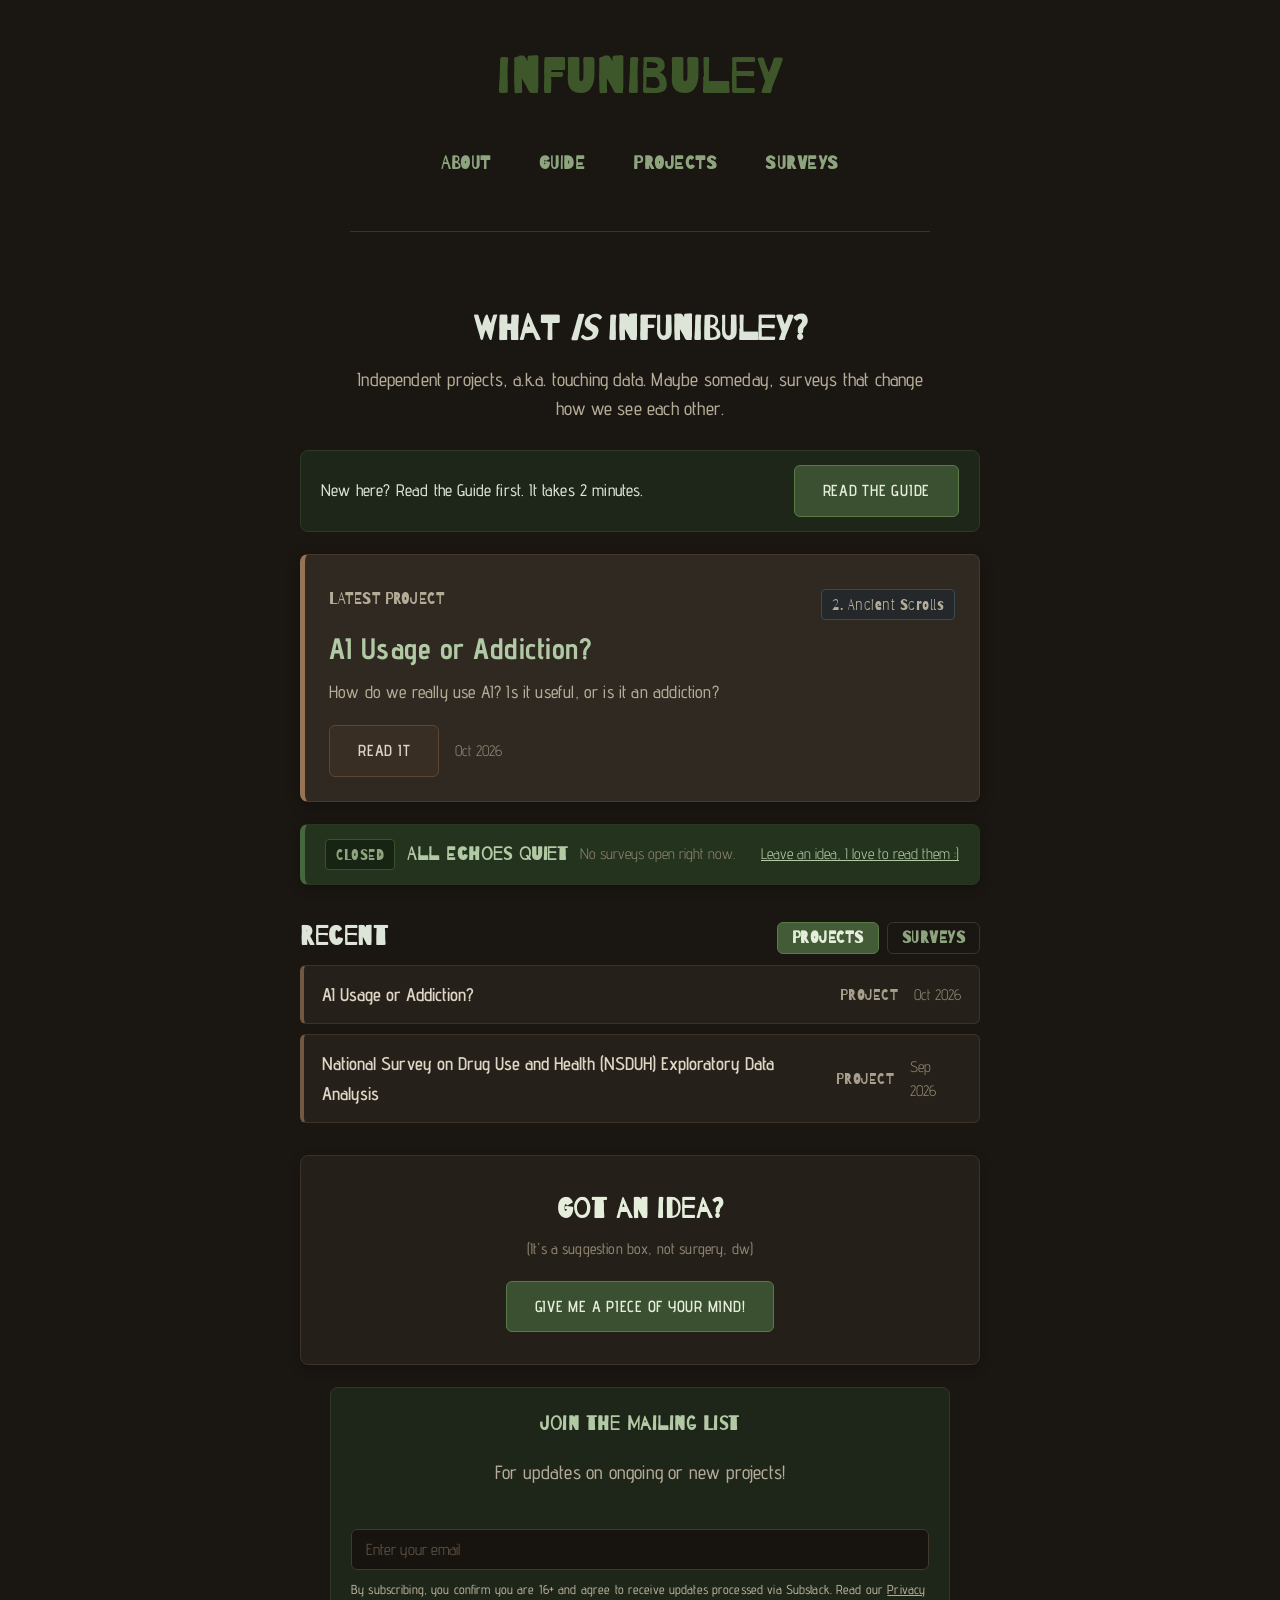
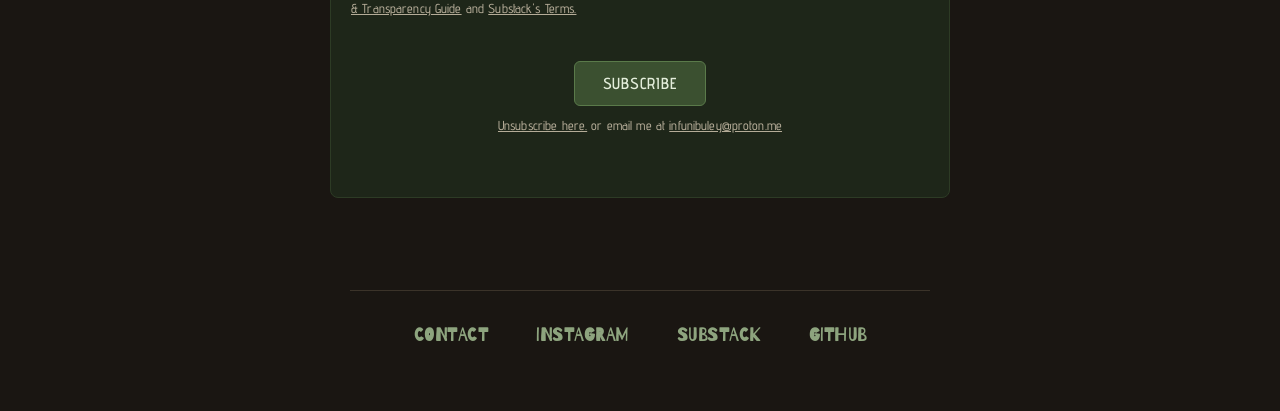
<file: index.html>
<!DOCTYPE html>
<html lang="en">
<head>
  <meta charset="UTF-8">
  <meta name="viewport" content="width=device-width, initial-scale=1.0">
  <meta name="google-site-verification" content="pUbAFuxH0az2YgIVSAUA-B-KxdZc6aQfWLj4Hd0x9ZA" />
  <title>infunibuley</title>
  
  <link rel="icon" type="image/png" href="https://infunibuley.github.io/assets/favicon.png">
  <link href="https://fonts.googleapis.com/css2?family=Advent+Pro:wght@400;500;600&family=Barrio&family=Barriecito&display=swap" rel="stylesheet">
  <link rel="stylesheet" href="assets/styles.css">

  <script src="scripts/load-layout.js" defer></script>
  <script src="scripts/home.js" defer></script>
  <script src="https://tally.so/widgets/embed.js" defer></script>

  <!-- Homepage-specific layout overrides -->
  <style>
    .home-container {
      max-width: 680px;
      margin: 0 auto;
      display: flex;
      flex-direction: column;
      gap: 22px;
    }

    .home-intro {
      text-align: center;
      margin-bottom: 6px;
    }

    .home-intro h2 {
      margin-bottom: 8px;
    }

    .home-intro p {
      max-width: 600px;
      margin: 0 auto;
      font-size: 1.18rem;
      line-height: 1.5;
    }

    /* Guide Callout Strip */
    .guide-banner {
      display: flex;
      align-items: center;
      justify-content: space-between;
      gap: 16px;
      background: #1e2619;
      border: 1px solid #2d3b25;
      border-radius: 8px;
      padding: 14px 20px;
      box-sizing: border-box;
    }

    .guide-banner p {
      margin: 0;
      color: #dce5d7;
      font-size: 1.05rem;
    }

    .guide-btn {
      flex-shrink: 0;
      display: inline-block;
      background-color: #3b5030;
      color: #e4eedb;
      padding: 12px 28px;
      border-radius: 6px;
      border: 1px solid #5a7a4a;
      text-decoration: none;
      font-family: 'Advent Pro', sans-serif;
      font-weight: 600;
      font-size: 1rem;
      letter-spacing: 0.75px;
      text-transform: uppercase;
      transition: transform 0.15s ease, opacity 0.2s ease, filter 0.15s ease;
    }

    .guide-btn:hover {
      transform: translateY(-2px);
      filter: brightness(1.15);
    }

    /* Featured Project Card */
    .featured-project-card {
      background: #302921;
      border: 1px solid #4a3828;
      border-left: 5px solid rgb(148, 115, 86);
      border-radius: 8px;
      padding: 24px;
      box-sizing: border-box;
      box-shadow: 0 4px 14px rgba(0, 0, 0, 0.25);
    }

    .featured-project-card .card-meta {
      display: flex;
      align-items: center;
      justify-content: space-between;
      margin-bottom: 10px;
    }

    .meta-subtitle {
      font-family: 'Barriecito', cursive, sans-serif;
      font-size: 1rem;
      letter-spacing: 0.5px;
      color: #b5ac98;
      text-transform: uppercase;
    }

    .featured-project-card h3 {
      font-size: 1.85rem;
      margin: 0 0 10px 0;
      line-height: 1.3;
    }

    .featured-project-card .card-summary {
      color: #b5ac98;
      margin: 0 0 20px 0;
      font-size: 1.1rem;
      line-height: 1.5;
    }

    .card-footer {
      display: flex;
      align-items: center;
      gap: 16px;
    }

    .card-date {
      color: #8c826e;
      font-size: 0.95rem;
    }

    /* Read It Button - Medium Brown Feedback Style */
    .btn-read-it {
      display: inline-block;
      background-color: #382e24;
      color: #dfd5c6;
      padding: 12px 28px;
      border-radius: 6px;
      border: 1px solid #5a4734;
      text-decoration: none;
      font-family: 'Advent Pro', sans-serif;
      font-weight: 600;
      font-size: 1rem;
      letter-spacing: 0.75px;
      text-transform: uppercase;
      transition: transform 0.15s ease, opacity 0.2s ease, filter 0.15s ease;
    }

    .btn-read-it:hover {
      transform: translateY(-2px);
      filter: brightness(1.15);
    }

    /* Compact Survey Strip */
    .survey-strip {
      display: flex;
      align-items: center;
      justify-content: space-between;
      gap: 16px;
      background: #24331d;
      border: 1px solid #27381e;
      border-left: 5px solid #44683c;
      border-radius: 8px;
      padding: 14px 20px;
      box-sizing: border-box;
      box-shadow: 0 4px 12px rgba(0, 0, 0, 0.2);
    }

    .survey-strip-left {
      display: flex;
      align-items: center;
      gap: 12px;
      flex-wrap: wrap;
    }

    .status-badge {
      font-family: 'Barriecito', cursive, sans-serif;
      background-color: #172414;
      border: 1px solid #36532d;
      color: #8da47e;
      border-radius: 4px;
      padding: 3px 10px;
      font-size: 0.9rem;
      letter-spacing: 0.5px;
      text-transform: uppercase;
    }

    .survey-strip h3 {
      margin: 0;
      font-size: 1.15rem;
      display: inline;
    }

    .survey-strip .sub-link {
      color: #b2c9a5;
      text-decoration: underline;
      font-size: 0.95rem;
      transition: color 0.15s ease;
      text-align: right;
    }

    .survey-strip .sub-link:hover {
      color: #e4eedb;
    }

    /* Recent Section & Project-Style Tabs */
    .recent-header {
      display: flex;
      align-items: center;
      justify-content: space-between;
      margin-top: 10px;
      border-bottom: 1px solid #3b3329;
      padding-bottom: 12px;
    }

    .recent-header h3 {
      font-size: 1.6rem;
      margin: 0;
      color: #dce5d7;
    }

    /* Uses .tab-btn from styles.css, adjusted for the compact header */
    .recent-tabs {
      display: flex;
      gap: 8px;
      margin: 0;
      padding: 0;
    }

    .recent-tabs .tab-btn {
      font-size: 1rem;
      padding: 6px 14px;
      margin: 0;
    }

    .stream-feed {
      display: flex;
      flex-direction: column;
      gap: 10px;
      margin-top: -6px;
    }

    .stream-item {
      display: flex;
      align-items: center;
      justify-content: space-between;
      padding: 14px 18px;
      border-radius: 6px;
      box-sizing: border-box;
      text-decoration: none;
      transition: transform 0.15s ease;
    }

    .stream-item:hover {
      transform: translateX(4px);
    }

    .stream-item.project-type {
      background: #252019;
      border: 1px solid #3d3224;
      border-left: 4px solid rgb(114, 88, 65);
    }

    .stream-item.survey-type {
      background: #1c2617;
      border: 1px solid #283621;
      border-left: 4px solid #44683c;
    }

    .stream-title {
      font-family: 'Advent Pro', sans-serif;
      font-weight: 600;
      font-size: 1.15rem;
      color: #dfd5c6;
    }

    .stream-meta {
      display: flex;
      align-items: center;
      gap: 16px;
      font-size: 0.95rem;
      color: #8c826e;
      font-family: 'Advent Pro', sans-serif;
    }

    .stream-label {
      font-family: 'Barriecito', cursive, sans-serif;
      letter-spacing: 0.5px;
    }

    .stream-item.project-type .stream-label {
      color: #a89f8d;
    }

    .stream-item.survey-type .stream-label {
      color: #8da47e;
    }

    /* Suggestion CTA Box */
    .feedback-card {
      background: #241f19;
      border: 1px solid #3b3329;
      border-radius: 8px;
      padding: 32px 24px;
      text-align: center;
      margin-top: 10px;
      box-shadow: 0 4px 12px rgba(0, 0, 0, 0.2);
    }

    .feedback-card h3 {
      font-size: 1.7rem;
      margin: 0 0 6px 0;
      color: #e4eedb;
    }

    .feedback-card .subtext {
      margin: 0 0 20px 0;
    }

    .feedback-card .feedback-btn {
      margin-top: 0;
    }

    @media (max-width: 600px) {
      .guide-banner,
      .survey-strip {
        flex-direction: column;
        align-items: flex-start;
      }

      .survey-strip .sub-link {
        text-align: left;
      }

      .recent-header {
        flex-direction: column;
        align-items: flex-start;
        gap: 12px;
      }

      .stream-item {
        flex-direction: column;
        align-items: flex-start;
        gap: 8px;
      }

      .stream-meta {
        width: 100%;
        justify-content: space-between;
      }
    }
  </style>
</head>

<body>
  <div id="site-header"></div>

  <main class="home-container">
    <!-- Intro Section -->
    <header class="home-intro">
      <h2>What <i>is</i> infunibuley?</h2>
      <p>
        Independent projects, a.k.a. touching data. Maybe someday, surveys that
        change how we see each other.
      </p>
    </header>

    <!-- Guide Banner -->
    <section class="guide-banner">
      <p>New here? Read the Guide first. It takes 2 minutes.</p>
      <a class="guide-btn" href="https://infunibuley.github.io/pages/guide">Read the Guide</a>
    </section>

    <!-- Latest Update / Featured Hero Project -->
    <article class="featured-project-card project-update">
      <div class="card-meta">
        <span class="meta-subtitle" id="latest-project-series">Latest Project</span>
        <span id="latest-project-tag" class="tag tag-mind-works">Loading...</span>
      </div>

      <h3>
        <a href="#" id="latest-project-link" class="project-title-link">Loading...</a>
      </h3>

      <p class="card-summary" id="latest-project-desc">
        Loading project summary...
      </p>

      <div class="card-footer">
        <a id="latest-project-btn" class="btn-read-it" href="https://infunibuley.github.io/pages/projects">Read It</a>
        <span class="card-date" id="latest-project-date"></span>
      </div>
    </article>

    <!-- Latest Survey Notification Strip -->
    <article id="latest-survey-card" class="survey-strip survey-update">
      <div class="survey-strip-left">
        <span id="latest-survey-tag" class="status-badge">Survey</span>
        <h3>
          <a href="#" id="latest-survey-link" class="project-title-link">Loading...</a>
        </h3>
      </div>
      <a href="https://infunibuley.github.io/pages/contact" class="sub-link">
        Leave an idea, I love to read them :)
      </a>
    </article>

    <!-- Recent Dynamic Feed -->
    <section class="recent-section">
      <div class="recent-header">
        <h3>Recent</h3>
        <div class="recent-tabs" id="recent-filter-pills">
          <button class="tab-btn active" data-filter="projects">Projects</button>
          <button class="tab-btn" data-filter="surveys">Surveys</button>
        </div>
      </div>

      <div class="stream-feed" id="stream-feed-container">
        <div class="stream-item project-type">
          <span class="stream-title">Loading recent updates...</span>
        </div>
      </div>
    </section>

    <!-- Suggestion CTA Box -->
    <section class="feedback-card">
      <h3>Got an idea?</h3>
      <p class="subtext">(It's a suggestion box, not surgery, dw)</p>
      <a class="feedback-btn" href="https://infunibuley.github.io/pages/contact">
        Give me a piece of your mind!
      </a>
    </section>

    <section class="flex-container" style="
      width: 100%; 
      background: #1e2619;
      border: 1px solid #2d3b25;
      border-radius: 8px;
      padding: 14px 20px;
      box-sizing: border-box;
">

      <form id="substack-form" class="form-group" style="display: flex; flex-direction: column; gap: 10px;">
        <h3>Join the Mailing List</h3>
        <p>For updates on ongoing or new projects!</p>
        <input 
          type="email" 
          id="substack-email" 
          name="email" 
          placeholder="Enter your email" 
          required />

        <p style="font-size: small;">By subscribing, you confirm you are 16+ and agree to receive updates processed via Substack. Read our <a href="infunibuley.github.io/pages/guide"><u>Privacy & Transparency Guide</u></a> and <a href="https://substack.com/tos"><u>Substack's Terms.</u></a></p>
          
        <button type="submit" id="substack-btn" class="guide-btn">
          Subscribe
        </button>
        
        <p id="substack-message" style="margin: 0; font-size: 0.85rem; display: none;"></p>
        <p style="font-size: small;"><a href="https://infunibuley.substack.com/account"><u>Unsubscribe here.</u></a>
        or email me at <a href="mailto:infunibuley@proton.me"><u>infunibuley@proton.me</u></a></p>

      </form>

    </section>

  </main>

  <div id="site-footer"></div>
</body>
</html>
</file>
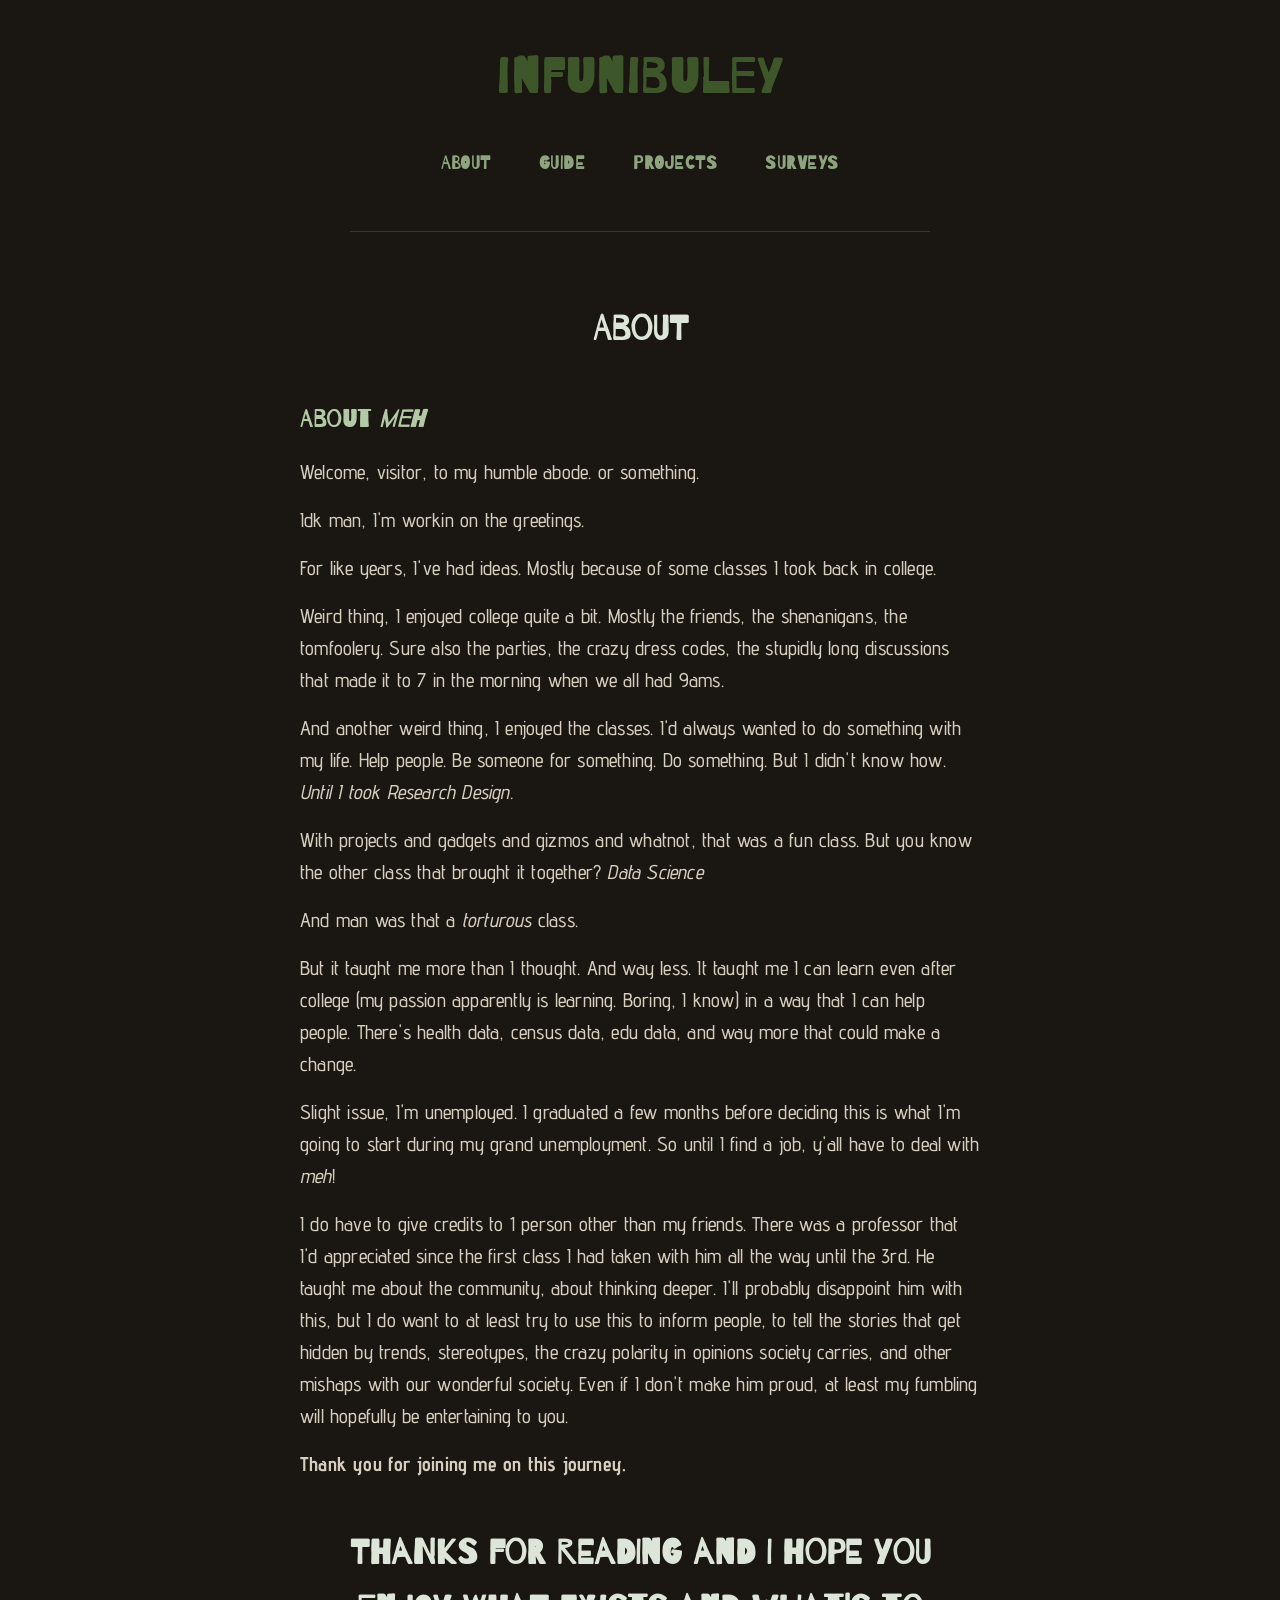
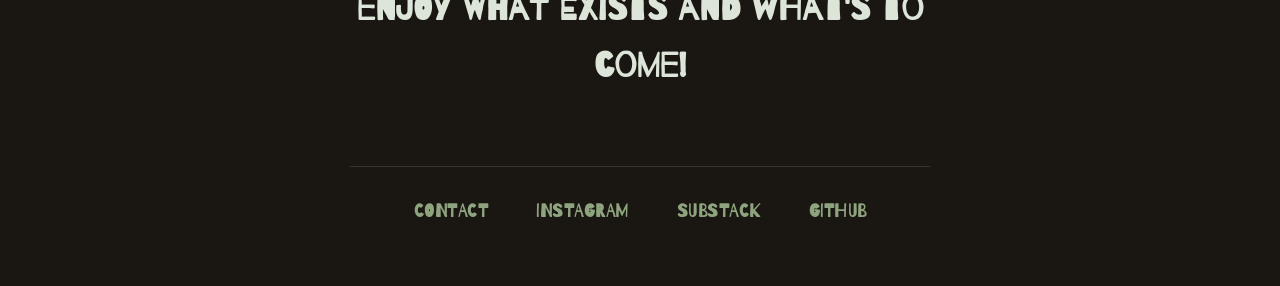
<file: pages/about.html>
<!DOCTYPE html>
<html lang="en">
<head>
  <link href="https://fonts.googleapis.com/css2?family=Advent+Pro:wght@400;500;600&family=Barrio&family=Barriecito&display=swap" rel="stylesheet">  <meta name="viewport" content="width=device-width, initial-scale=1.0">
  <title>infunibuley: about</title>
  <link rel="stylesheet" href="../../assets/styles.css">
  <link rel="icon" type="image/png" href="https://infunibuley.github.io/assets/favicon.png">
  <script src="../scripts/load-layout.js" defer></script>
</head>

<body>
<div>

  <div id="site-header"></div>

  <div class="flex-container">
    <h2>About</h2>
  </div>

  <div class="content-container">
    <h4>About <em>meh</em></h4>

    <p>Welcome, visitor, to my humble abode. or something.</p>
    <p>Idk man, I'm workin on the greetings.</p>
    <p>For like years, I've had ideas. Mostly because of some classes I took back in college.</p>
    <p>Weird thing, I enjoyed college quite a bit. Mostly the friends, the shenanigans, the tomfoolery. Sure also the parties, the crazy dress codes, the stupidly long discussions that made it to 7 in the morning when we all had 9ams.</p>
    <p>And another weird thing, I enjoyed the classes. I'd always wanted to do something with my life. Help people. Be someone for something. Do something. But I didn't know how. <em>Until I took Research Design.</em></p>
    <p>With projects and gadgets and gizmos and whatnot, that was a fun class. But you know the other class that brought it together? <em>Data Science</em></p>
    <p>And man was that a <em>torturous</em> class.</p>
    <p>But it taught me more than I thought. And way less. It taught me I can learn even after college (my passion apparently is learning. Boring, I know) in a way that I can help people. There's health data, census data, edu data, and way more that could make a change.</p>
    <p>Slight issue, I'm unemployed. I graduated a few months before deciding this is what I'm going to start during my grand unemployment. So until I find a job, y'all have to deal with <em>meh</em>!</p>
    <p>I do have to give credits to 1 person other than my friends. There was a professor that I'd appreciated since the first class I had taken with him all the way until the 3rd. He taught me about the community, about thinking deeper. I'll probably disappoint him with this, but I do want to at least try to use this to inform people, to tell the stories that get hidden by trends, stereotypes, the crazy polarity in opinions society carries, and other mishaps with our wonderful society. Even if I don't make him proud, at least my fumbling will hopefully be entertaining to you.</p>
    <p><b>Thank you for joining me on this journey.</b></p>
  
  </div>

  <div class="flex-container"> 
    <h2>Thanks for reading and I hope you enjoy what exists and what's to come! </h2>
  </div>

<div id="site-footer"></div>

</div>

</body>
</html>
</file>
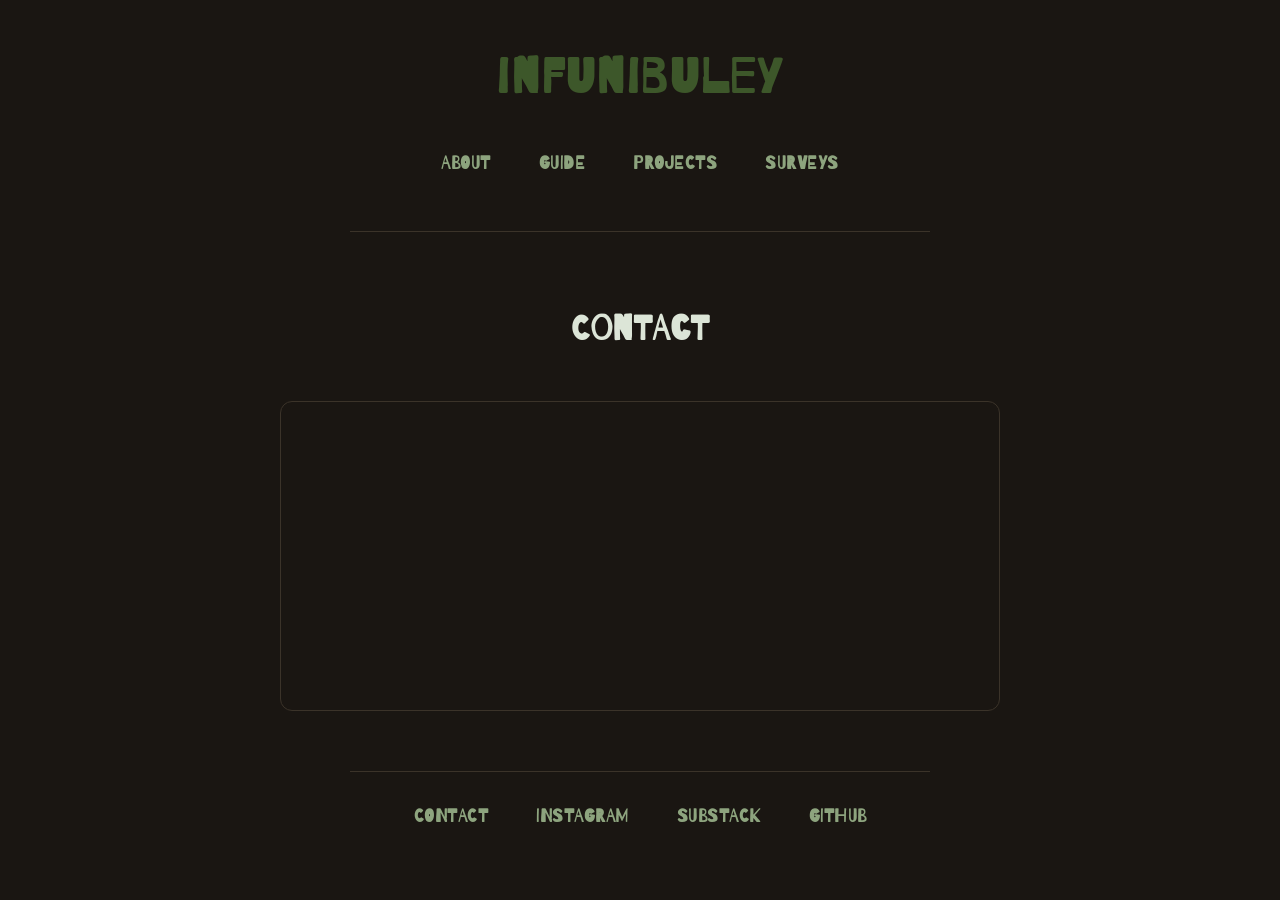
<file: pages/contact.html>
<!DOCTYPE html>
<html lang="en">
<head>
  <link href="https://fonts.googleapis.com/css2?family=Advent+Pro:wght@400;500;600&family=Barrio&family=Barriecito&display=swap" rel="stylesheet">  <meta name="viewport" content="width=device-width, initial-scale=1.0">
  <link rel="icon" type="image/png" href="https://infunibuley.github.io/favicon.png">
  <meta name="viewport" content="width=device-width, initial-scale=1.0">
  <title>infunibuley: contact</title>
  <link rel="stylesheet" href="../assets/styles.css">
  <script src="../scripts/forms.js" defer></script>
  <script src="../scripts/load-layout.js" defer></script>
  <script src="https://tally.so/widgets/embed.js" defer></script>
  <link rel="icon" type="image/png" href="https://infunibuley.github.io/assets/favicon.png">
</head>

<body>
<div>
  <div id="site-header"></div>

  <div class="flex-container">
    <h2>Contact</h2>
  </div>

  <div class="flex-container" style="width: 100%; max-width: 720px; margin: 0 auto;">
    <div id="survey-container" style="width: 100%;">
    <iframe 
      data-tally-src="https://tally.so/embed/2EM9k9?alignLeft=1&hideTitle=1&transparentBackground=1&dynamicHeight=1" 
      loading="lazy" 
      width="100%" 
      height="300" 
      frameborder="0" 
      marginheight="0" 
      marginwidth="0" 
      title="${title}">
    </iframe>
    </div>
  </div>
<div id="site-footer"></div>

</div>

</body>
</html>
</file>
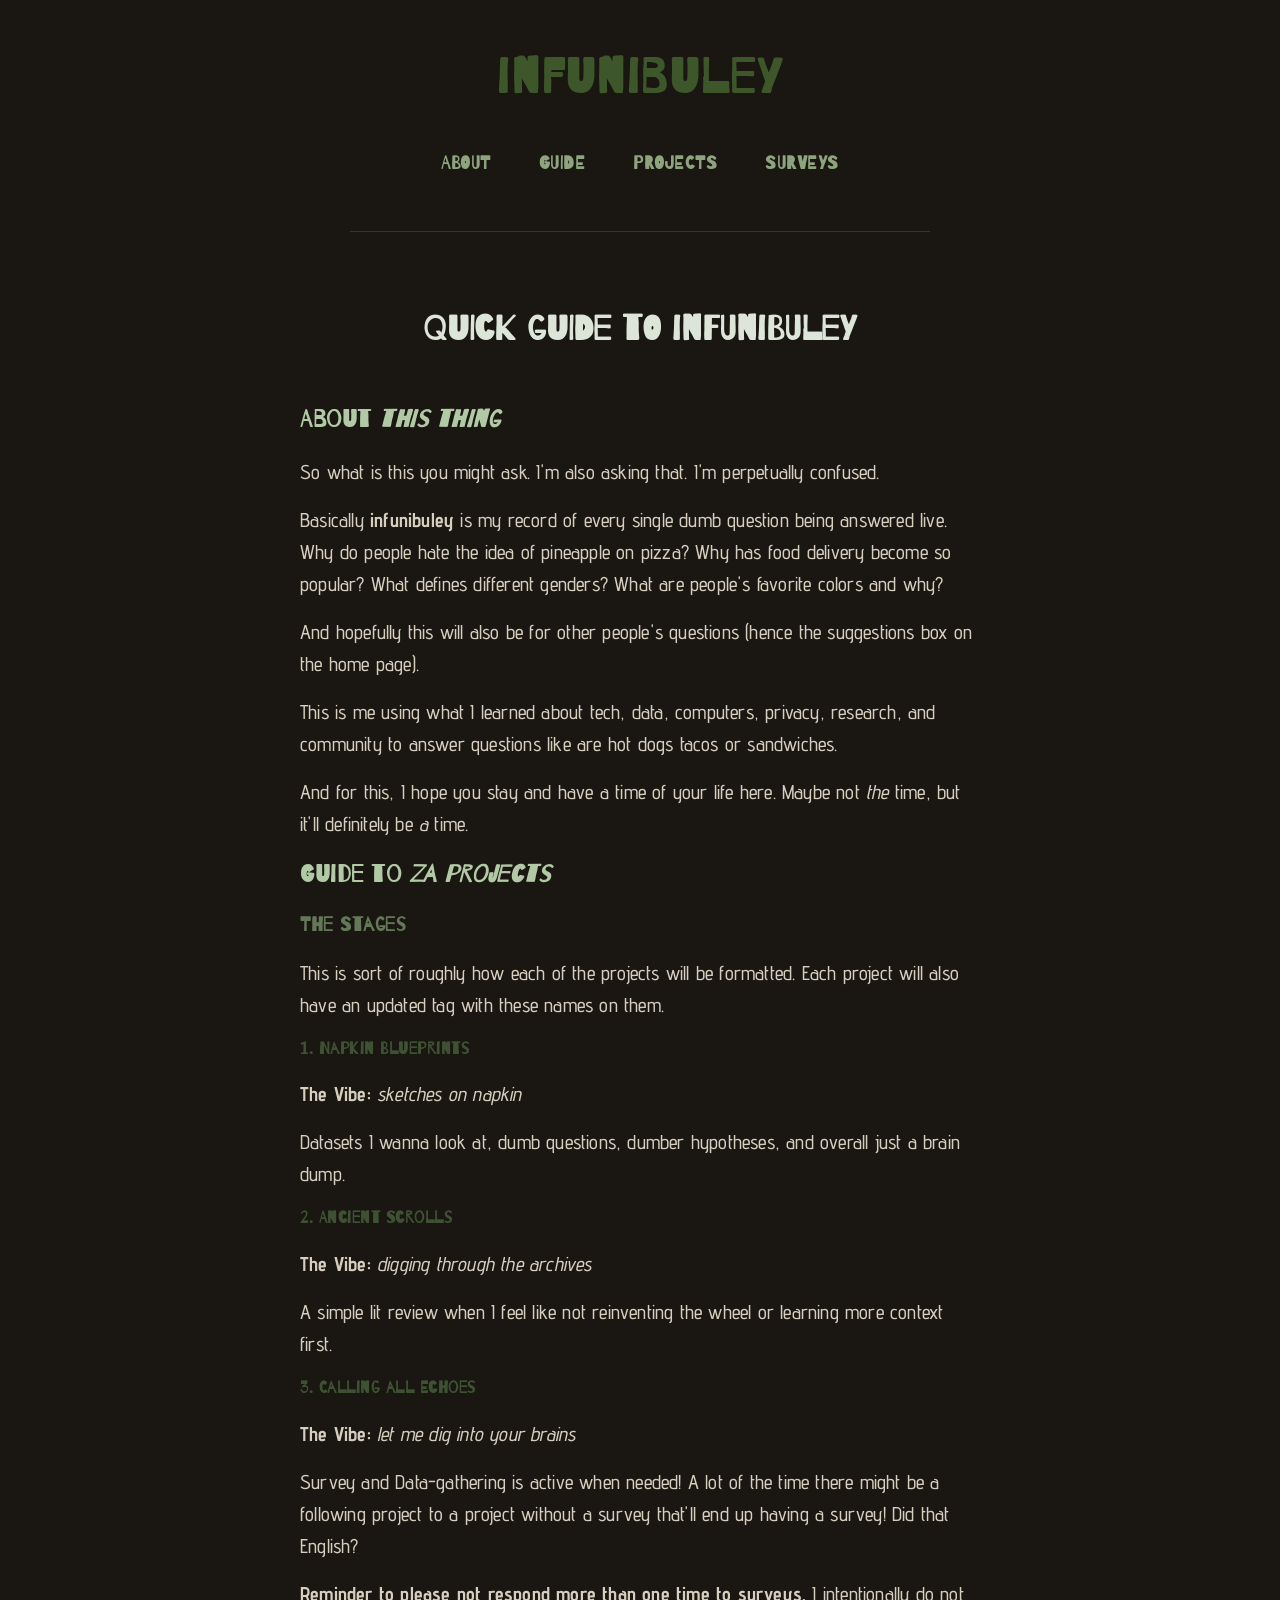
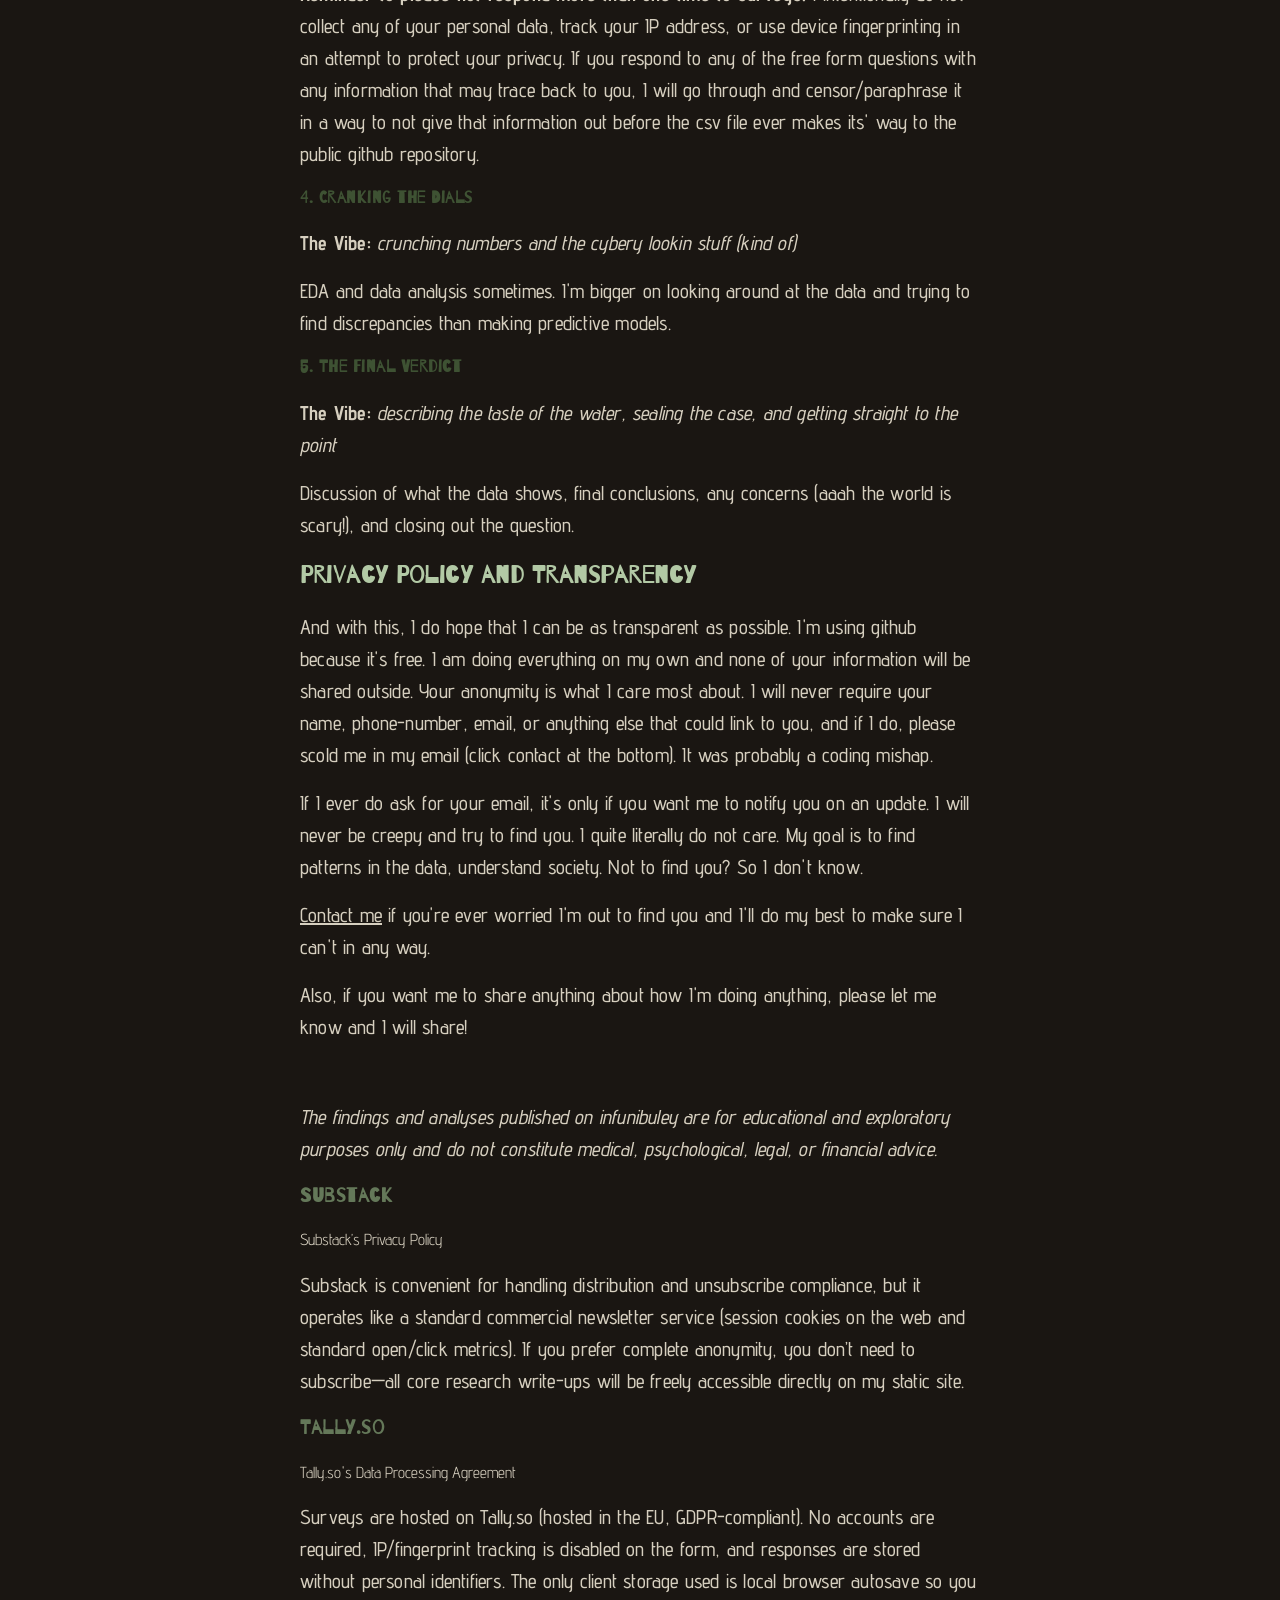
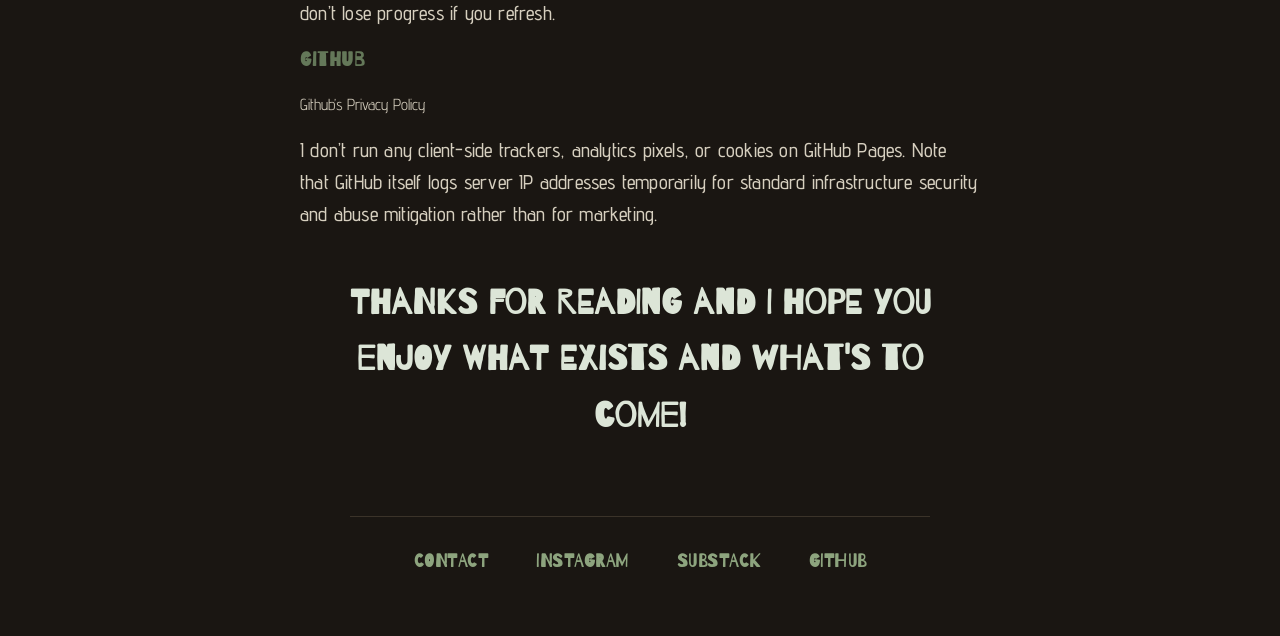
<file: pages/guide.html>
<!DOCTYPE html>
<html lang="en">
<head>
  <link href="https://fonts.googleapis.com/css2?family=Advent+Pro:wght@400;500;600&family=Barrio&family=Barriecito&display=swap" rel="stylesheet">  <meta name="viewport" content="width=device-width, initial-scale=1.0">
  <title>infunibuley: quick guide</title>
  <link rel="stylesheet" href="../../assets/styles.css">
  <link rel="icon" type="image/png" href="https://infunibuley.github.io/assets/favicon.png">
  <script src="../scripts/load-layout.js" defer></script>
</head>

<body>
<div>

  <div id="site-header"></div>

  <div class="flex-container">
    <h2>Quick Guide to infunibuley</h2>
  </div>

  <div class="content-container">
    <h4>About <em>this thing</em></h4>

    <p>So what is this you might ask. I'm also asking that. I'm perpetually confused.</p>
    <p>Basically <b>infunibuley</b> is my record of every single dumb question being answered live. Why do people hate the idea of pineapple on pizza? Why has food delivery become so popular? What defines different genders? What are people's favorite colors and why?</p>
    <p>And hopefully this will also be for other people's questions (hence the suggestions box on the home page).</p>
    <p>This is me using what I learned about tech, data, computers, privacy, research, and community to answer questions like are hot dogs tacos or sandwiches.</p>
    <p>And for this, I hope you stay and have a time of your life here. Maybe not <em>the</em> time, but it'll definitely be <em>a</em> time.</p>
  </div>

  <div class="content-container">
    <h4>Guide to <em>za projects</em></h4>

    <h5>The Stages</h5>
    <p>This is sort of roughly how each of the projects will be formatted. Each project will also have an updated tag with these names on them.</p>

    <h6>1. Napkin Blueprints</h6>
    <p><b>The Vibe:</b> <i>sketches on napkin</i></p>
    <p>Datasets I wanna look at, dumb questions, dumber hypotheses, and overall just a brain dump.</p>

    <h6>2. Ancient Scrolls</h6>
    <p><b>The Vibe:</b> <i>digging through the archives</i></p>
    <p>A simple lit review when I feel like not reinventing the wheel or learning more context first.</p>

    <h6>3. Calling all Echoes</h6>
    <p><b>The Vibe:</b> <i>let me dig into your brains</i></p>
    <p>Survey and Data-gathering is active when needed! A lot of the time there might be a following project to a project without a survey that'll end up having a survey! Did that English?</p>
    <p><b>Reminder to please not respond more than one time to surveys. </b>I intentionally do not collect any of your personal data, track your IP address, or use device fingerprinting in an attempt to protect your privacy. If you respond to any of the free form questions with any information that may trace back to you, I will go through and censor/paraphrase it in a way to not give that information out before the csv file ever makes its' way to the public github repository.</p>

    <h6>4. Cranking the Dials</h6>
    <p><b>The Vibe:</b> <i>crunching numbers and the cybery lookin stuff (kind of)</i></p>
    <p>EDA and data analysis sometimes. I'm bigger on looking around at the data and trying to find discrepancies than making predictive models.</p>

    <h6>5. The Final Verdict</h6>
    <p><b>The Vibe:</b> <i>describing the taste of the water, sealing the case, and getting straight to the point</i></p>
    <p>Discussion of what the data shows, final conclusions, any concerns (aaah the world is scary!), and closing out the question.</p>

  </div>

  <div class="content-container">
    <h4>Privacy Policy and Transparency</h4>
    <p>And with this, I do hope that I can be as transparent as possible. I'm using github because it's free. I am doing everything on my own and none of your information will be shared outside. Your anonymity is what I care most about. I will never require your name, phone-number, email, or anything else that could link to you, and if I do, please scold me in my email (click contact at the bottom). It was probably a coding mishap.</p>
    <p>If I ever do ask for your email, it's only if you want me to notify you on an update. I will never be creepy and try to find you. I quite literally do not care. My goal is to find patterns in the data, understand society. Not to find you? So I don't know.</p>
    <p><a href="https://infunibuley.github.io/pages/contact" target="_blank"><u>Contact me</u></a> if you're ever worried I'm out to find you and I'll do my best to make sure I can't in any way.</p>
    <p>Also, if you want me to share anything about how I'm doing anything, please let me know and I will share!</p>
    <br>
    <p><i>The findings and analyses published on infunibuley are for educational and exploratory purposes only and do not constitute medical, psychological, legal, or financial advice.</i></p>

    <h5>Substack</h5>
    <a href="https://substack.com/privacy">Substack’s Privacy Policy</a>
    <p>Substack is convenient for handling distribution and unsubscribe compliance, but it operates like a standard commercial newsletter service (session cookies on the web and standard open/click metrics). If you prefer complete anonymity, you don’t need to subscribe—all core research write-ups will be freely accessible directly on my static site.</p>

    <h5>Tally.so</h5>
    <a href="https://tally.so/help/data-processing-agreement">Tally.so's Data Processing Agreement</a>
    <p>Surveys are hosted on Tally.so (hosted in the EU, GDPR-compliant). No accounts are required, IP/fingerprint tracking is disabled on the form, and responses are stored without personal identifiers. The only client storage used is local browser autosave so you don’t lose progress if you refresh.</p>

    <h5>Github</h5>
    <a href="https://docs.github.com/en/site-policy/privacy-policies/github-general-privacy-statement">Github’s Privacy Policy</a>
    <p>I don’t run any client-side trackers, analytics pixels, or cookies on GitHub Pages. Note that GitHub itself logs server IP addresses temporarily for standard infrastructure security and abuse mitigation rather than for marketing.</p>
  </div>

  <div class="flex-container"> 
    <h2>Thanks for reading and I hope you enjoy what exists and what's to come! </h2>
  </div>

  <div id="site-footer"></div>

</div>

</body>
</html>
</file>
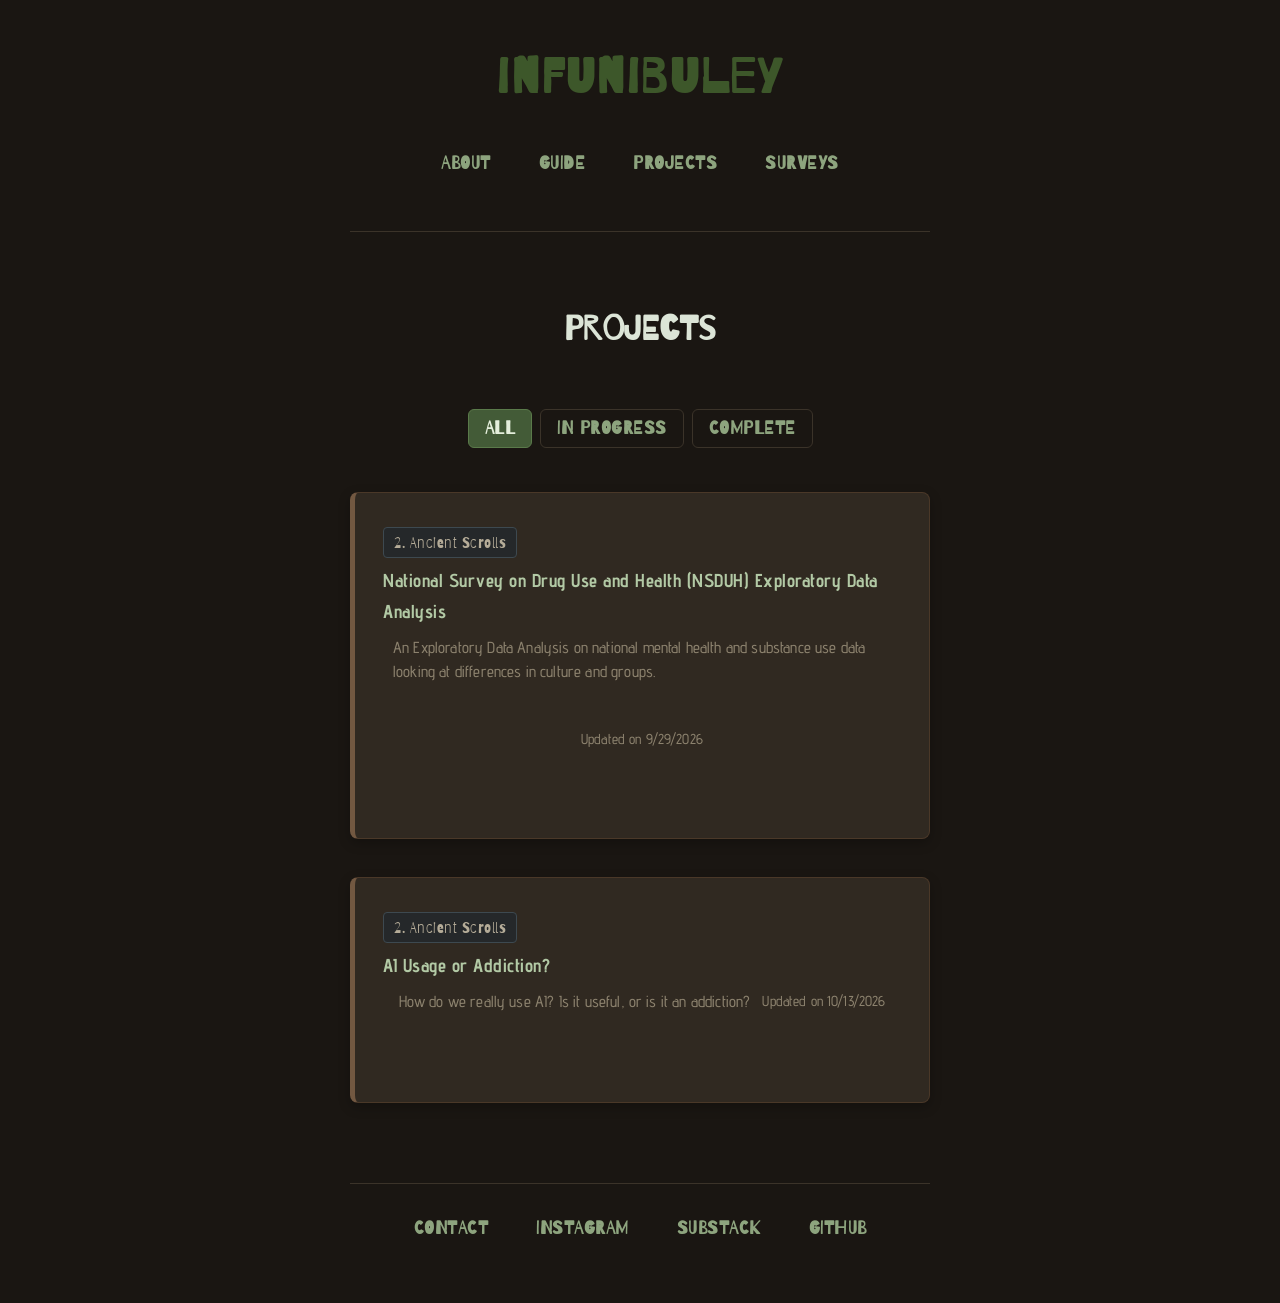
<file: pages/projects.html>
<!DOCTYPE html>
<html lang="en">
<head>
  <link href="https://fonts.googleapis.com/css2?family=Advent+Pro:wght@400;500;600&family=Barrio&family=Barriecito&display=swap" rel="stylesheet">  <meta name="viewport" content="width=device-width, initial-scale=1.0">
  <meta name="viewport" content="width=device-width, initial-scale=1.0">
  <title>infunibuley: projects</title>
  <link rel="stylesheet" href="../../assets/styles.css">
  <script src="../scripts/projects.js" defer></script>
  <script src="../scripts/load-layout.js" defer></script>
  <link rel="icon" type="image/png" href="https://infunibuley.github.io/assets/favicon.png">
</head>

<body>
  <div id="site-header"></div>

  <div class="flex-container">
    <h2>Projects</h2>
  </div>

  <div>

    <div class="tab-container">
      <button class="tab-btn active" data-filter="all">All</button>
      <button class="tab-btn" data-filter="in-progress">In Progress</button>
      <button class="tab-btn" data-filter="complete">Complete</button>
    </div>

    <div id="projects-container" class="projects-grid"></div>

  </div>

<div id="site-footer"></div>

</body>
</html>
</file>
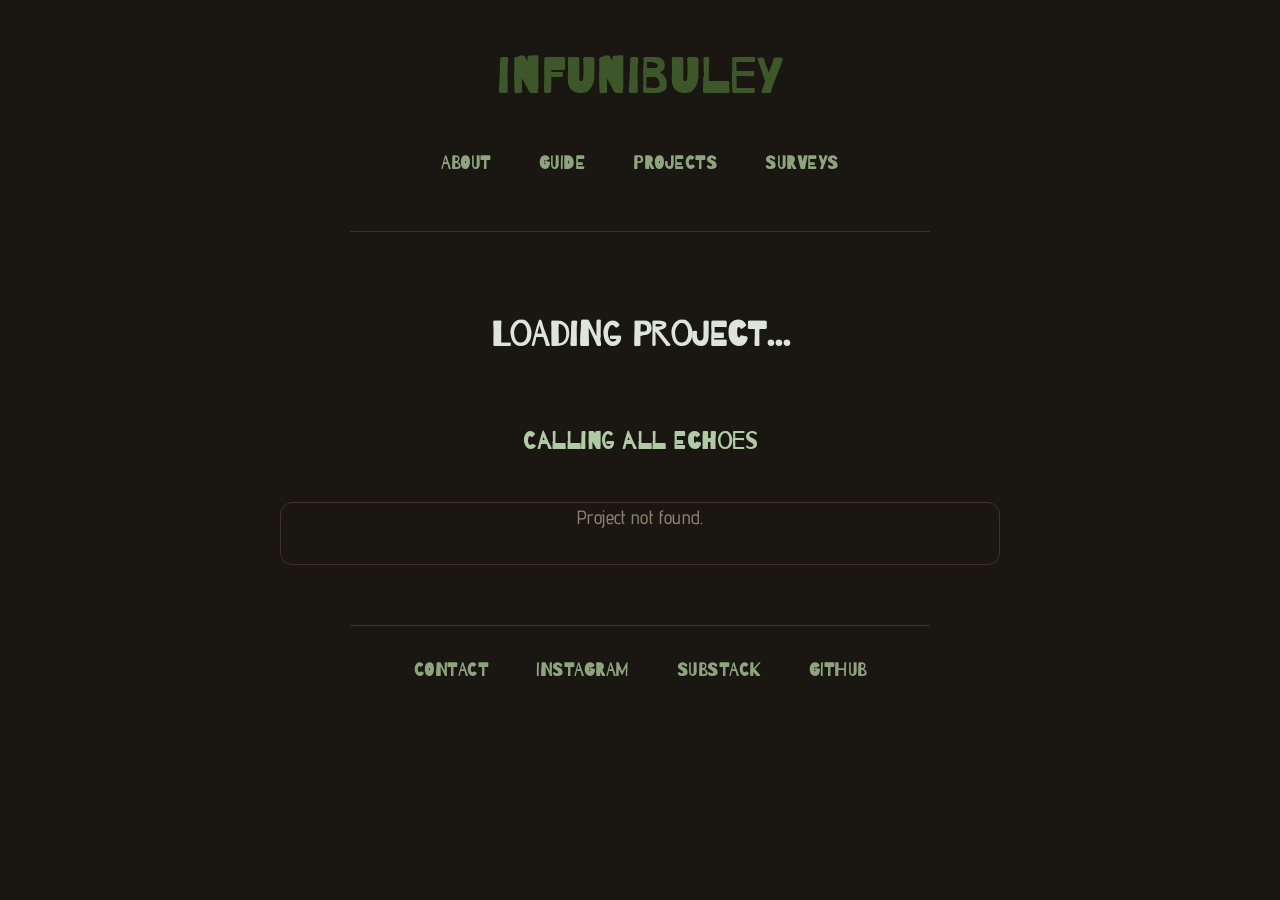
<file: pages/survey.html>
<!DOCTYPE html>
<html lang="en">
<head>
  <meta charset="UTF-8">
  <meta name="viewport" content="width=device-width, initial-scale=1.0">
  <title id="survey-page-title">Project Survey — infunibuley</title>
  <link rel="preconnect" href="https://fonts.googleapis.com">
  <link rel="preconnect" href="https://fonts.gstatic.com" crossorigin>
  <link href="https://fonts.googleapis.com/css2?family=Advent+Pro:wght@400;500;600&family=Barrio&family=Barriecito&display=swap" rel="stylesheet">
  <link rel="stylesheet" href="../../assets/styles.css">
  <link rel="icon" type="image/png" href="https://infunibuley.github.io/assets/favicon.png">
  
  <script src="https://tally.so/widgets/embed.js" defer></script>
  
  <script src="../../scripts/load-layout.js" defer></script>
  <script src="../../scripts/load-survey.js" defer></script>
</head>

<body>
<div>

  <div id="site-header"></div>

  <div class="flex-container">
    <div class="text-block">
      <h2><a id="project-link" href="#">Loading Project...</a></h2>
    </div>
  </div>

  <div class="flex-container">
    <h4>Calling all Echoes</h4>
  </div>

  <div class="flex-container" style="width: 100%; max-width: 720px; margin: 0 auto;">
    <div id="survey-container" style="width: 100%;">
      <p style="color: #8c826e; text-align: center;">Loading survey...</p>
    </div>
  </div>

  <div id="site-footer"></div>

</div>
</body>
</html>
</file>
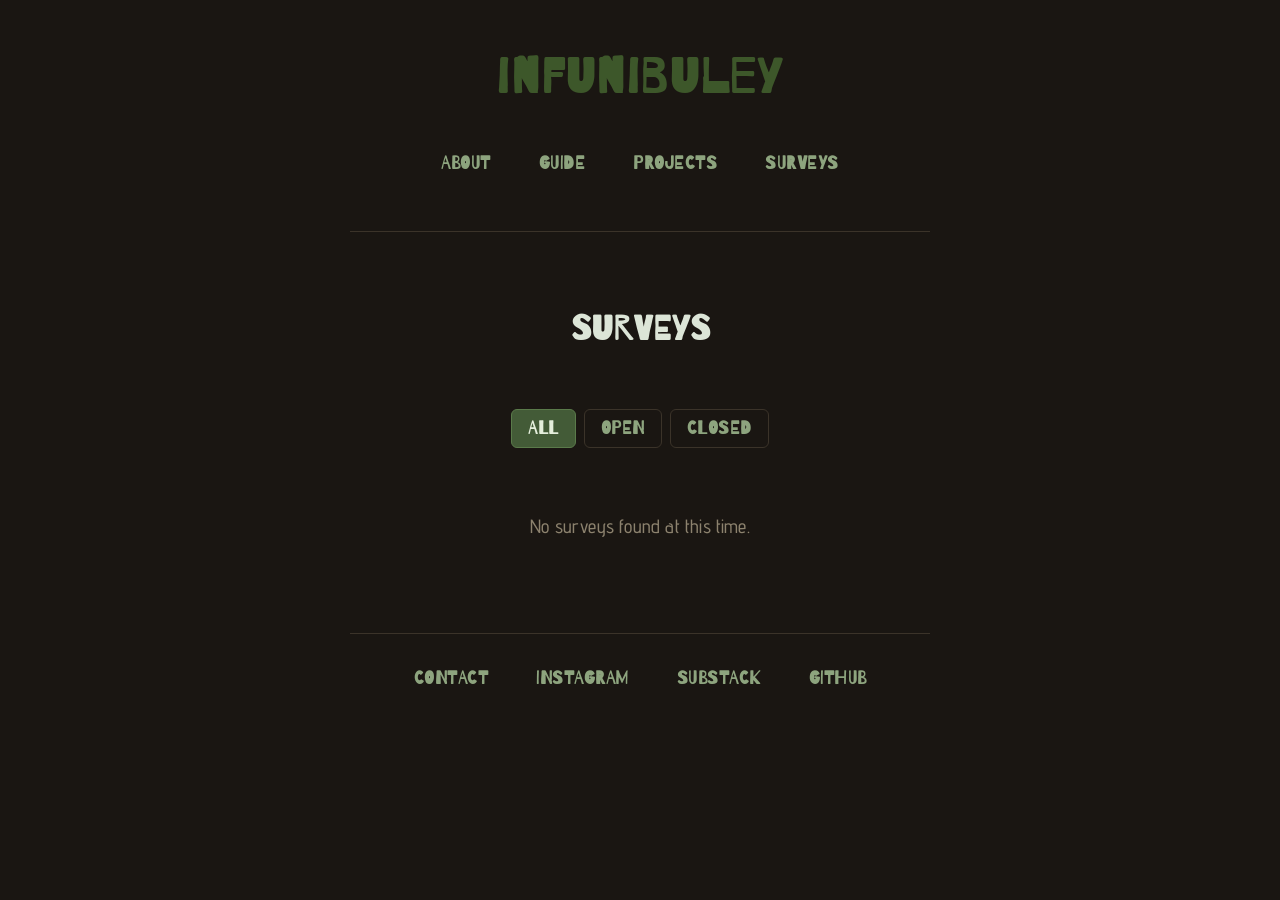
<file: pages/surveys.html>
<!DOCTYPE html>
<html lang="en">
<head>
  <link href="https://fonts.googleapis.com/css2?family=Advent+Pro:wght@400;500;600&family=Barrio&family=Barriecito&display=swap" rel="stylesheet">  <meta name="viewport" content="width=device-width, initial-scale=1.0">
  <meta name="viewport" content="width=device-width, initial-scale=1.0">
  <title>infunibuley: surveys</title>
  <link rel="stylesheet" href="../../assets/styles.css">
  <script src="../scripts/surveys.js" defer></script>
  <script src="../scripts/load-layout.js" defer></script>
  <link rel="icon" type="image/png" href="https://infunibuley.github.io/assets/favicon.png">
</head>

<body>
<div id="site-header"></div>

  <div class="flex-container">
    <h2>Surveys</h2>
  </div>

  <div class="tab-container">
    <button class="tab-btn active" data-filter="all">All</button>
    <button class="tab-btn" data-filter="open">Open</button>
    <button class="tab-btn" data-filter="closed">Closed</button>
  </div>

  <div id="projects-container" class="projects-grid"></div>

<div id="site-footer"></div>

</body>
</html>
</file>
<file: assets/styles.css>
/* ==========================================================================
   RESET & BASE STYLES
   ========================================================================== */

html, 
body {
  margin: 0;
  padding: 0;
}

body {
  background-color: #1a1612;
  font-family: 'Advent Pro', sans-serif;
  color: #d6cfbf;
  line-height: 1.6;
  padding: 40px 20px;
}

/* Base Link & Heading Reset */
h2, 
h3, 
p, 
a {
  text-decoration: none;
  color: inherit;
}

/* ==========================================================================
   TYPOGRAPHY
   ========================================================================== */

h1, h2, h3, h4, h5, h6 {
  font-family: 'Barrio', cursive, sans-serif;
}

h1 {
  color: #3d572a;
  font-size: 3rem;
  letter-spacing: 1.5px;
  margin: 0 0 16px 0;
  text-align: center;
}

h2 {
  color: #dce5d7;
  font-size: 2.2rem;
  text-align: center;
  margin-bottom: 12px;
}

h3 {
  color: #b2c9a5;
  letter-spacing: 0.5px;
  margin: 8px 0;
}

h4 {
  color: #b2c9a5;
  letter-spacing: 0.5px;
  margin: 8px 0;
  font-size: 1.5rem;
}

h5 {
  color: #647859;
  letter-spacing: 0.5px;
  margin: 16px 0;
  font-size: 1.2rem;
}

h6 {
  color: #3e5233;
  letter-spacing: 0.5px;
  margin: 16px 0;
  font-size: 1rem;
}

p, 
li {
font-family: 'Advent Pro', sans-serif;
  font-weight: 500;
  font-size: 1.2rem;
  letter-spacing: 0.01em;
  line-height: 1.5;
  color: #b5ac98;
  margin: 0 0 2rem 0;
}

a:hover {
  text-decoration: underline;
}

.subtext {
  font-size: 0.95rem;
  color: #8c826e;
  margin-top: 8px;
}

.divider {
  margin: 20px 0 10px 0;
  color: #8da47e;
  font-size: 1.2rem;
}

.intro-section p {
  text-align: left;
  line-height: 1.7;
  color: #b5ac98;
}

.guide-callout a {
  color: #e4eedb;
  text-decoration: underline;
}

/* ==========================================================================
   LAYOUT CONTAINERS
   ========================================================================== */

.header {
  max-width: 580px;
  margin: 0 auto 40px auto;
  padding-bottom: 24px;
  border-bottom: 1px solid #3b3329;
  text-align: center;
}

.header .flex-container {
  margin: 0 auto;
}

.flex-container {
  display: flex;
  gap: 12px;
  justify-content: center;
  flex-wrap: wrap;
  margin: 0 auto 32px auto;
  max-width: 620px;
  padding: 0 10px;
}

.content-container {
  max-width: 680px;
  margin: 0 auto;
  text-align: left;
}

.content-container h2 {
  font-family: 'Barrio', cursive, sans-serif;
  font-size: 2.2rem;
  margin-bottom: 20px;
}

.content-container p {
  color: #d6cfbf;
  font-family: 'Advent Pro', cursive, sans-serif;
  font-size: 1.25rem;
  line-height: 1.6;
  margin: 16px 0; 
}

.text-block {
  padding: 6px 14px;
  border-bottom: 2px solid transparent;
  cursor: pointer;
  transition: border-color 0.2s ease, color 0.2s ease;
}

.text-block:hover {
  border-bottom: 2px solid #6b8c59;
}

.text-block h3 {
  color: #8da47e;
  font-size: 1.25rem;
}

/* ==========================================================================
   NAVIGATION, TABS & BUTTONS
   ========================================================================== */

.action-btn, 
.feedback-btn, 
.tab-btn, 
.footer-links a {
  font-family: 'Advent Pro', sans-serif;
  font-weight: 600;
  letter-spacing: 0.75px;
  text-transform: uppercase;
}

/* Tabs */
.tab-container {
  display: flex;
  justify-content: safe flex-start;
  align-items: center;
  gap: 8px;
  width: 100%;
  max-width: 100vw;
  margin: 0 0 36px 0;
  overflow-x: auto;
  overflow-y: hidden;
  -webkit-overflow-scrolling: touch;
  scrollbar-width: none;
  box-sizing: border-box;
  padding: 8px 16px;
}

.tab-container::-webkit-scrollbar {
  display: none;
}

.tab-container::before,
.tab-container::after {
  content: none;
}

.tab-btn {
  background-color: transparent;
  border: 1px solid #3b3329;
  color: #8da47e;
  font-family: 'Barrio', cursive, sans-serif;
  font-size: 1.15rem;
  padding: 8px 16px;
  border-radius: 6px;
  cursor: pointer;
  letter-spacing: 0.5px;
  transition: all 0.2s ease;
  flex-shrink: 0;
  white-space: nowrap;
}

.tab-btn:hover {
  background-color: #241f19;
  color: #b2c9a5;
  border-color: #6b8c59;
}

.tab-btn.active {
  background-color: #435b37;
  color: #e4eedb;
  border-color: #5a7a4a;
}

.tab-content {
  display: none;
}

.tab-content.active {
  display: block;
}

/* General Buttons */
.action-btn {
  padding: 10px 24px;
  border-radius: 6px;
  text-decoration: none;
  font-size: 1rem;
  transition: transform 0.15s ease, opacity 0.2s ease;
}

.btn-project {
  background: #302921;
  color: #dfd5c6;
  border: 1px solid #4a3828;
  border-left: 4px solid rgb(148, 115, 86);
}

.btn-survey {
  background: #24331d;
  color: #e4eedb;
  border: 1px solid #27381e;
  border-left: 4px solid #5d8c52;
}

.action-btn:hover, 
.feedback-btn:hover {
  transform: translateY(-2px);
  filter: brightness(1.15);
}

.feedback-btn {
  display: inline-block;
  background-color: #3b5030;
  color: #e4eedb;
  padding: 12px 28px;
  border-radius: 6px;
  border: 1px solid #5a7a4a;
  text-decoration: none;
  margin-top: 24px;
}

.submit-btn {
  display: block;
  width: 100%;
  padding: 12px 18px;
  background-color: #435b37;
  color: #e4eedb;
  border: 1px solid #5a7a4a;
  border-radius: 6px;
  font-family: 'Barrio', cursive, sans-serif;
  font-size: 1.25rem;
  cursor: pointer;
  margin-top: 20px;
  transition: background-color 0.2s ease, transform 0.1s ease;
}

.submit-btn:hover {
  background-color: #4f6b41;
}

.submit-btn:active {
  transform: translateY(1px);
}

/* Floating Scroll-to-Top Button */
.scroll-top-btn {
  position: fixed;
  bottom: 28px;
  right: 28px;
  z-index: 99;
  width: 44px;
  height: 44px;
  border-radius: 50%;
  background-color: #241f19;
  border: 1px solid #4a3d2c;
  color: #8da47e;
  font-size: 1.25rem;
  font-family: 'Advent Pro', sans-serif;
  font-weight: 600;
  cursor: pointer;
  display: flex;
  align-items: center;
  justify-content: center;
  box-shadow: 0 4px 12px rgba(0, 0, 0, 0.4);
  opacity: 0;
  visibility: hidden;
  transition: opacity 0.25s ease, visibility 0.25s ease, transform 0.15s ease, background-color 0.2s ease, border-color 0.2s ease;
}

.scroll-top-btn.visible {
  opacity: 1;
  visibility: visible;
}

.scroll-top-btn:hover {
  background-color: #3b5030;
  border-color: #5a7a4a;
  color: #e4eedb;
  transform: translateY(-3px);
}

.scroll-top-btn:active {
  transform: translateY(0);
}

/* ==========================================================================
   CARDS & UPDATES
   ========================================================================== */

.update {
  border-radius: 8px;
  padding: 24px 28px;
  width: 100%;
  max-width: 580px;
  box-sizing: border-box;
  text-align: left;
  margin-bottom: 20px;
}

.flex-container .update {
  width: calc(50% - 8px);
}

.update p {
  font-size: 1rem;
  color: #8c826e;
}

.update.survey-update {
  background: #24331d;
  border: 1px solid #27381e;
  border-left: 5px solid #44683c;
  box-shadow: 0 4px 12px rgba(0, 0, 0, 0.25);
}

.update.project-update {
  background: #302921;
  border: 1px solid #4a3828;
  border-left: 5px solid rgb(114, 88, 65);
  box-shadow: 0 4px 12px rgba(0, 0, 0, 0.25);
}

.projects-grid {
  max-width: 580px;
  margin: 0 auto;
  display: flex;
  flex-direction: column;
  gap: 18px;
}

.project-card {
  margin: 0;
  transition: transform 0.15s ease;
}

.project-card:hover {
  transform: translateY(-2px);
}

.project-title-link {
  text-decoration: none;
  transition: color 0.2s ease;
  font-family: 'Advent Pro', cursive, sans-serif;
}

.project-title-link:hover {
  color: #d6eed0;
  text-decoration: underline;
}

/* ==========================================================================
   TAGS & BADGES
   ========================================================================== */

.tag {
  display: inline-block;
  padding: 3px 10px;
  font-size: 0.9rem;
  font-family: 'Barriecito', cursive, sans-serif;
  border-radius: 4px;
  margin-top: 10px;
  letter-spacing: 0.5px;
}

/* Stage 1: mind works (Drafty / Soft Amber-Brown) */
.tag-mind-works {
  background-color: #2b2318;
  color: #b5ac98;
  border: 1px solid #4a3d2c;
}

/* Stage 2: the gears (Industrial / Muted Slate-Brown) */
.tag-the-gears {
  background-color: #25282a;
  color: #b5ac98;
  border: 1px solid #3d4950;
}

.tag-your-sticks {
  background-color: #223824;
  color: #b5ac98;
  border: 1px solid #3b663f;
  animation: pulse-border 2s infinite ease-in-out;
}

.tag-fancy-stuff {
  background-color: #2a2233;
  color: #b5ac98;
  border: 1px solid #4b3d5c;
}

.tag-complete {
  background-color: #3b3329;
  color: #d6cfbf;
  border: 1px solid #594d3e;
}

@keyframes pulse-border {
  0%, 100% { border-color: #3b663f; }
  50% { border-color: #62aa69; }
}

/* ==========================================================================
   SURVEY & FORMS
   ========================================================================== */

.survey-action-card {
  background: #241f19;
  border: 1px solid #3b3329;
  border-radius: 8px;
  padding: 24px;
  margin-top: 18px;
  text-align: center;
  box-shadow: 0 4px 12px rgba(0, 0, 0, 0.25);
}

.survey-start-btn {
  display: inline-block;
  background-color: #435b37;
  color: #e4eedb;
  font-family: 'Barrio', cursive, sans-serif;
  font-size: 1.35rem;
  letter-spacing: 0.5px;
  padding: 12px 28px;
  border-radius: 6px;
  border: 1px solid #5a7a4a;
  text-decoration: none;
  transition: background-color 0.2s ease, transform 0.1s ease;
}

.survey-start-btn:hover {
  background-color: #4f6b41;
  transform: translateY(-2px);
}

.survey-start-btn:active {
  transform: translateY(1px);
}

.share-box {
  margin-top: 24px;
  padding-top: 20px;
  border-top: 1px dashed #3b3329;
}

.share-link-group {
  display: flex;
  gap: 8px;
  max-width: 440px;
  margin: 0 auto;
}

.share-link-group input {
  flex: 1;
  background-color: #17130f;
  border: 1px solid #42382c;
  border-radius: 6px;
  padding: 8px 12px;
  color: #a8caa0;
  font-family: 'Advent Pro', sans-serif;
  font-size: 0.95rem;
  outline: none;
}

.copy-btn {
  background-color: #2e3b26;
  border: 1px solid #445939;
  color: #a8caa0;
  font-family: 'Barriecito', cursive, sans-serif;
  font-size: 1.05rem;
  padding: 8px 14px;
  border-radius: 6px;
  cursor: pointer;
  transition: background-color 0.2s ease;
}

.copy-btn:hover {
  background-color: #3e4f34;
  color: #d6eed0;
}

.copy-feedback {
  display: none;
  color: #a3e8b5;
  font-size: 0.9rem;
  margin: 6px 0 0 0;
}

.qr-container {
  display: flex;
  flex-direction: column;
  align-items: center;
  gap: 8px;
  margin-top: 20px;
}

.survey-qr {
  width: 120px;
  height: 120px;
  border-radius: 6px;
  border: 1px solid #3b3329;
  padding: 6px;
  background-color: #17130f;
}

.qr-caption {
  font-family: 'Barriecito', cursive, sans-serif;
  color: #8c826e;
  font-size: 0.95rem;
}

.stage-status-msg {
  font-family: 'Advent Pro', sans-serif;
  font-size: 0.95rem;
  margin: -8px 0 16px 0;
}

.stage-status-msg.completed-date {
  color: #8c826e;
}

.stage-status-msg.active-date {
  color: #a8caa0;
}

.stage-section h2 {
  text-align: left;
  width: 100%;
  margin-top: 0;
  margin-bottom: 6px;
}

.future-lock-box {
  background: #1c1813;
  border: 1px dashed #42382c;
  border-radius: 8px;
  padding: 36px 20px;
  text-align: center;
  margin-top: 14px;
  width: 100%;  
  box-sizing: border-box; 
  display: block;
}

/* Suggestion Box Form */
.suggestion-box {
  background: #241f19;
  border: 1px solid #3b3329;
  border-radius: 8px;
  padding: 28px 32px;
  width: 100%;
  max-width: 580px;
  box-sizing: border-box;
  text-align: left;
  box-shadow: 0 4px 12px rgba(0, 0, 0, 0.25);
  margin-top: 10px;
}

.suggestion-box h3 {
  margin-top: 0;
  margin-bottom: 20px;
  text-align: center;
  font-size: 1.6rem;
  color: #8da47e;
}

.form-group {
  display: flex;
  align-items: center;
  gap: 12px;
  margin-bottom: 16px;
}

.form-group label {
  display: inline-block;
  color: #c2baa8;
  font-family: 'Barriecito', cursive, sans-serif;
  font-size: 1.1rem;
  margin-bottom: 4px;
}

.form-group input,
.form-group textarea {
  width: 100%;
  box-sizing: border-box;
  padding: 10px 14px;
  background-color: #17130f;
  border: 1px solid #42382c;
  border-radius: 6px;
  color: #e8e2d5;
  font-family: 'Advent Pro', cursive, sans-serif;
  font-size: 1rem;
  outline: none;
  transition: border-color 0.2s ease;
}

.form-group input::placeholder,
.form-group textarea::placeholder {
  color: #635746;
  font-family: 'Advent Pro', cursive, sans-serif;
  font-size: 1rem;
}

.form-group textarea {
  resize: vertical;
}

.form-group input:focus,
.form-group textarea:focus {
  border-color: #6b8c59;
  background-color: #1c1813;
}

/* Future / Locked Stage Container */
.future-lock-box {
  background: #1c1813;
  border: 1px dashed #42382c;
  border-radius: 8px;
  padding: 36px 20px;
  text-align: center;
  margin-top: 14px;
}

.lock-icon {
  font-size: 1.5rem;
  color: #8da47e;
  margin: 0 0 8px 0;
}

.lock-text {
  font-family: 'Barrio', cursive, sans-serif;
  font-size: 1.2rem;
  color: #b2c9a5;
  margin: 0 0 6px 0;
}

.lock-subtext {
  color: #a89f8d;
  font-size: 1rem;
  margin: 0;
}

.lock-subtext strong {
  color: #d4b58c;
}

#survey-container {
  border: 1px solid #3b3329;
  border-radius: 12px;
}

/* ==========================================================================
   HERO BANNER
   ========================================================================== */

.hero-banner {
  max-width: 820px;
  width: 100%;
  margin: 32px auto 44px auto;
  padding: 24px;
  border: 1px solid #3b3329;
  border-radius: 12px;
  background: rgba(30, 26, 21, 0.45);
  box-sizing: border-box;
}

.hero-nav-actions {
  display: flex;
  justify-content: center;
  gap: 16px;
  margin-bottom: 24px;
}

.hero-banner .hero-cards-container {
  display: flex !important;
  flex-direction: row !important;
  justify-content: space-between !important;
  align-items: stretch !important;
  gap: 20px !important;
  width: 100% !important;
  max-width: 100% !important;
  margin: 0 !important;
  padding: 0 !important;
  box-sizing: border-box;
}

.hero-banner .hero-cards-container .update {
  flex: 1 1 0% !important;
  width: auto !important;
  max-width: none !important;
  margin: 0 !important;
  padding: 22px 24px !important;
  border-radius: 8px;
  box-sizing: border-box;
  display: flex !important;
  flex-direction: column !important;
  justify-content: space-between !important;
}

.hero-banner .update .tag,
.hero-banner .update a[href*="contact"],
.hero-banner .update a[href*="survey"] {
  align-self: flex-start;
  margin-top: auto;
}

.hero-banner .project-update {
  background-color: #302921;
  border: 1px solid #4a3828;
  border-left: 5px solid rgb(114, 88, 65);
}

.hero-banner .survey-update {
  background-color: #24331d;
  border: 1px solid #27381e;
  border-left: 5px solid #44683c;
}

/* ==========================================================================
   PROJECT CONTINUOUS SCROLL & STEPPER
   ========================================================================== */

html {
  scroll-behavior: smooth;
}

/* Sticky Stepper Bar */
.project-stepper-wrap {
  position: sticky;
  top: 0;
  z-index: 50;
  background: rgba(26, 22, 18, 0.94);
  backdrop-filter: blur(8px);
  -webkit-backdrop-filter: blur(8px);
  padding: 10px 0;
  border-bottom: 1px solid #3b3329;
  margin-bottom: 32px;
}

.stepper-bar {
  margin: 0 auto;
  max-width: 680px;
  padding: 0 10px;
}

.step-btn {
  font-size: 0.95rem;
}

/* Continuous Stacked Sections */
.project-stages-flow {
  display: flex;
  flex-direction: column;
  gap: 48px;
}

.stage-section {
  scroll-margin-top: 90px; /* Offset for sticky bar */
  position: relative;
  padding-bottom: 40px;
  border-bottom: 1px solid #2e261d;
}

.stage-section:last-child {
  border-bottom: none;
  padding-bottom: 0;
}

.stage-section h4 {
  margin-top: 0;
  margin-bottom: 6px;
}

/* ==========================================================================
   FOOTER
   ========================================================================== */

.footer{
  margin-top: 60px;
  padding-top: 24px;
  border-top: 1px solid #3b3329;
  text-align: center;
  max-width: 580px;
  margin-left: auto;
  margin-right: auto;
}

.footer-links {
  display: flex;
  justify-content: center;
  gap: 20px;
  flex-wrap: wrap;
  margin-bottom: 12px;
}

.footer-links a {
  color: #8da47e;
  font-family: 'Barrio', cursive, sans-serif;
  text-decoration: none;
  font-size: 1.15rem;
  letter-spacing: 0.5px;
  transition: color 0.2s ease, border-bottom 0.2s ease;
  border-bottom: 1px solid transparent;
  padding-bottom: 2px;
}

.footer-links a:hover {
  color: #b2c9a5;
  border-bottom-color: #b2c9a5;
}

.footer-copy {
  color: #635746;
  font-size: 0.95rem;
  margin: 0;
}

/* ==========================================================================
   MEDIA QUERIES
   ========================================================================== */

@media (min-width: 600px) {
  .tab-container {
    justify-content: center;
  }
}

@media (max-width: 680px) {
  .hero-banner {
    padding: 16px;
    margin: 20px auto 36px auto;
  }

  .hero-banner .hero-cards-container {
    flex-direction: column !important;
    gap: 16px !important;
  }

  .hero-banner .hero-cards-container .update {
    width: 100% !important;
  }
}
</file>
